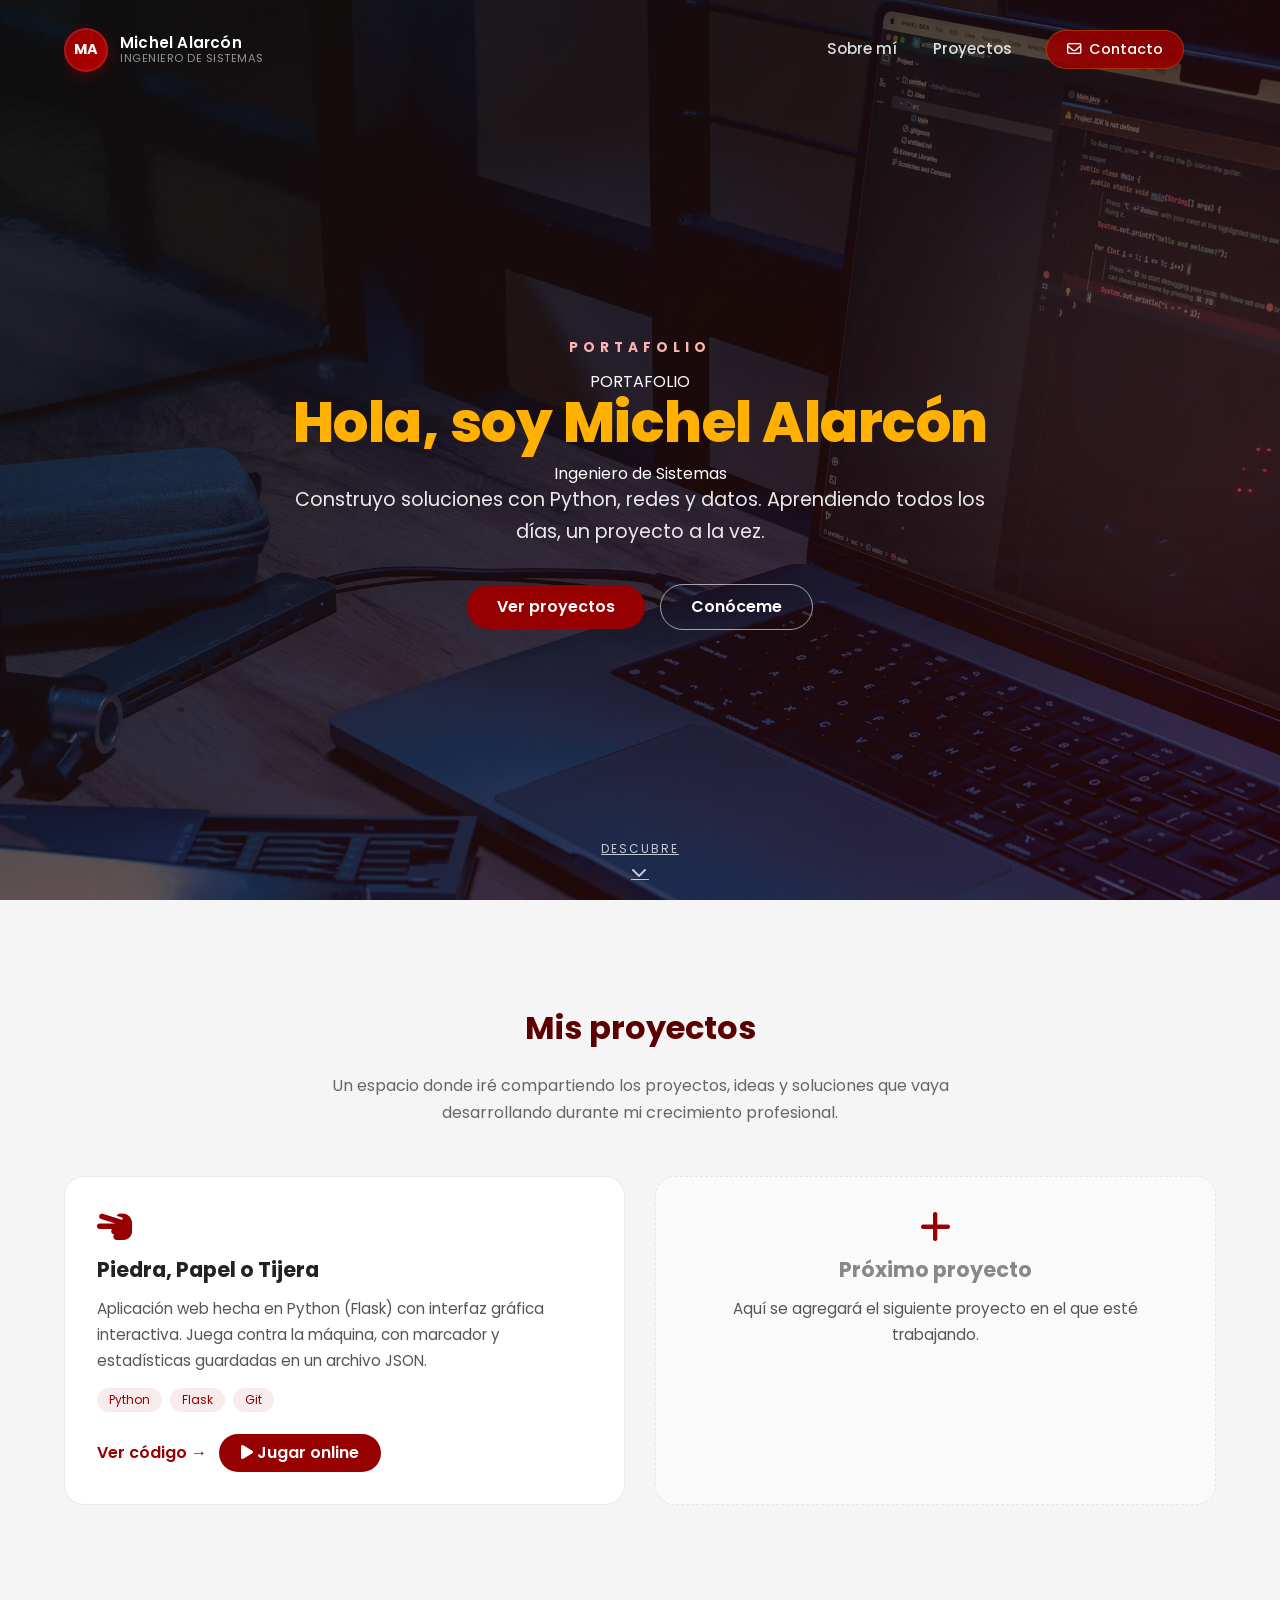
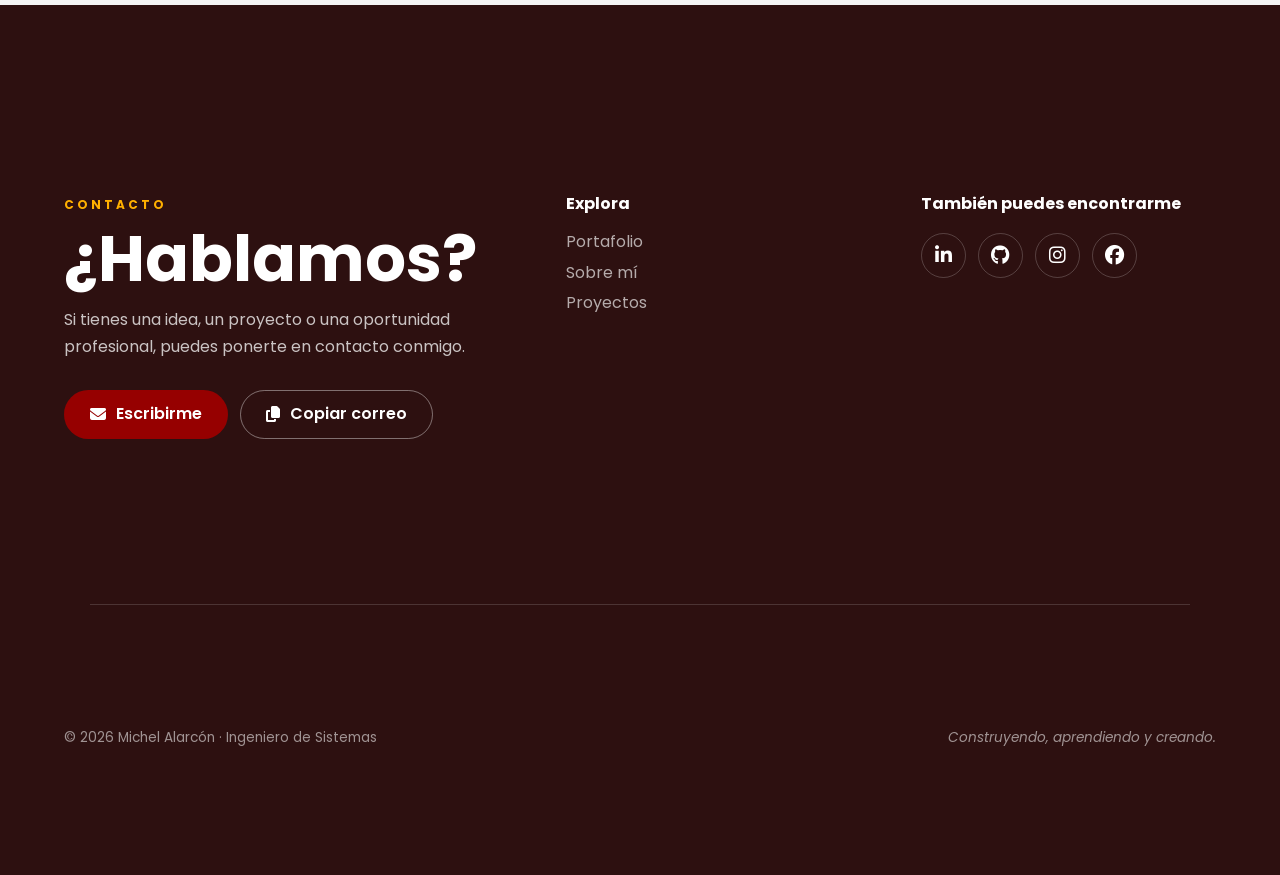
<file: index.html>
<!DOCTYPE html>
<html lang="es">

<head>
    <meta charset="UTF-8">
    <meta http-equiv="X-UA-Compatible" content="IE=edge">
    <meta name="viewport" content="width=device-width, initial-scale=1.0">

    <title>Portafolio | Michel Alarcón</title>

    <link rel="shortcut icon" href="./images/milan.png" type="image/x-icon">

    <link rel="stylesheet" href="./css/normalize.css">
    <link rel="stylesheet" href="./css/estilos.css">

    <link rel="stylesheet"
        href="https://cdnjs.cloudflare.com/ajax/libs/font-awesome/6.4.0/css/all.min.css"
        integrity="sha512-iecdLmaskl7CVkqkXNQ/ZH/XLlvWZOJyj7Yy7tcenmpD1ypASozpmT/E0iPtmFIB46ZmdtAc9eNBvH0H/ZpiBw=="
        crossorigin="anonymous"
        referrerpolicy="no-referrer" />

    <meta name="theme-color" content="#960000">

    <meta name="title" content="Portafolio de Michel Alarcón Pedreros">
    <meta name="description"
        content="Michel Alarcón — Ingeniero de Sistemas. Portafolio de proyectos en Python, redes, desarrollo de software e inteligencia artificial.">

    <!-- Open Graph -->
    <meta property="og:type" content="website">
    <meta property="og:title" content="Portafolio de Michel Alarcón Pedreros">
    <meta property="og:description"
        content="Portafolio profesional de Michel Alarcón: proyectos, tecnología, Python, redes e inteligencia artificial.">
    <meta property="og:image" content="./images/hero.webp">

    <style>

        /* =========================
           HERO PRINCIPAL
        ========================= */

        .hero {
    position: relative;
    min-height: 100vh;
    overflow: hidden;
    color: #fff;
    isolation: isolate;

    background:
        linear-gradient(
            135deg,
            rgba(15, 15, 15, 0.78),
            rgba(60, 0, 0, 0.58)
        ),
        url("./images/hero.webp");

    background-size: cover;
    background-position: center;
    background-attachment: fixed;
}


        .hero::after {
            content: "";
            position: absolute;
            width: 500px;
            height: 500px;
            border-radius: 50%;
            background: rgba(255, 255, 255, 0.05);
            filter: blur(80px);
            top: 15%;
            right: -150px;
            z-index: -1;
        }


        /* =========================
           NAVEGACIÓN
        ========================= */

        .nav {
            position: relative;
            z-index: 10;
            display: flex;
            align-items: center;
            justify-content: space-between;
            min-height: 90px;
        }

        .nav__logo {
            display: flex;
            align-items: center;
        }

        .nav__title {
            margin: 0;
            font-size: 1.15rem;
            font-weight: 600;
            color: #fff;
            letter-spacing: 0.3px;
        }

        .nav__links {
            position: relative;
            transition: color 0.3s ease;
        }

        .nav__links:hover {
            color: #ffb3b3;
        }


        /* =========================
           HERO CONTENIDO
        ========================= */

        .hero__container {
            min-height: calc(100vh - 90px);
            display: flex;
            flex-direction: column;
            align-items: center;
            justify-content: center;
            text-align: center;

            padding: 80px 20px 120px;
        }


        .hero__container::before {
            content: "PORTAFOLIO";
            display: block;
            margin-bottom: 18px;

            font-size: 0.85rem;
            font-weight: 700;
            letter-spacing: 5px;

            color: #ffb3b3;
        }


                .hero__title {
            max-width: 800px;
            margin: 0 auto 12px;

            font-size: clamp(2rem, 4.5vw, 3.5rem);
            line-height: 1.1;
            font-weight: 800;

            color: #fff;

            letter-spacing: -0.5px;
        }


        .hero__title span {
            color: #ffb000;
        }


        .hero__paragrafo {
            max-width: 720px;
            margin: 0 auto 35px;

            font-size: clamp(1rem, 2vw, 1.2rem);
            line-height: 1.7;

            color: rgba(255, 255, 255, 0.9);

            animation: aparecer 1.2s ease forwards;
        }


        /* =========================
           BOTONES
        ========================= */

        .hero__buttons {
            display: flex;
            justify-content: center;
            align-items: center;
            gap: 15px;
            flex-wrap: wrap;

            animation: aparecer 1.4s ease forwards;
        }


        .hero__buttons .cta {
            margin: 0;
        }


        .cta--secondary {
            background: transparent !important;
            border: 1px solid rgba(255, 255, 255, 0.6);
            color: #fff !important;
        }


        .cta--secondary:hover {
            background: #fff !important;
            color: #960000 !important;
        }


        /* =========================
           INDICADOR DE SCROLL
        ========================= */

        .scroll-indicator {
            position: absolute;
            bottom: 30px;
            left: 50%;
            transform: translateX(-50%);

            display: flex;
            flex-direction: column;
            align-items: center;

            color: rgba(255, 255, 255, 0.75);
            font-size: 0.75rem;
            letter-spacing: 2px;

            animation: flotando 2s ease-in-out infinite;
        }


        .scroll-indicator i {
            margin-top: 8px;
            font-size: 1rem;
        }


        /* =========================
           PROYECTOS
        ========================= */

        .projects {
            padding: 100px 0;
        }

        .projects__intro {
            max-width: 700px;
            margin: 0 auto 50px;
            text-align: center;
        }

        .projects__intro p {
            line-height: 1.7;
            color: #666;
        }

        .projects__grid {
            display: grid;
            grid-template-columns:
                repeat(auto-fit, minmax(280px, 1fr));

            gap: 30px;
        }


        .project-card {
            border: 1px solid rgba(0, 0, 0, 0.08);
            border-radius: 20px;

            padding: 32px;

            display: flex;
            flex-direction: column;
            gap: 14px;

            background: #fff;

            transition:
                transform 0.3s ease,
                box-shadow 0.3s ease,
                border-color 0.3s ease;
        }


        .project-card:hover {
            transform: translateY(-8px);

            box-shadow:
                0 20px 45px rgba(0, 0, 0, 0.10);

            border-color: rgba(150, 0, 0, 0.2);
        }


        .project-card__icon {
            font-size: 2.2rem;
            color: #960000;
        }


        .project-card__title {
            font-size: 1.3rem;
            margin: 0;
        }


        .project-card__desc {
            flex-grow: 1;
            font-size: 0.95rem;
            line-height: 1.7;
            color: #555;
        }


        .project-card__tags {
            display: flex;
            flex-wrap: wrap;
            gap: 8px;
        }


        .project-card__tag {
            font-size: 0.75rem;

            background: rgba(150, 0, 0, 0.08);
            color: #960000;

            padding: 5px 12px;
            border-radius: 999px;
        }


        /* =========================
           ACCIONES DE LA TARJETA
        ========================= */

        .project-card__actions {
            display: flex;
            flex-wrap: wrap;
            gap: 12px;
            align-items: center;
            margin-top: 8px;
        }


        .project-card__link {
            font-weight: 600;
            color: #960000;

            text-decoration: none;

            transition: transform 0.2s ease;

            background: transparent;
            border: none;
            cursor: pointer;
            font-family: inherit;
            font-size: 1rem;
            padding: 0;
        }


        .project-card__link:hover {
            transform: translateX(5px);
        }


        .project-card__link--demo {
            background: #960000;
            color: #fff;
            padding: 10px 22px;
            border-radius: 999px;
            transition: background 0.3s ease, transform 0.3s ease;
        }


        .project-card__link--demo:hover {
            background: #b00000;
            transform: translateY(-2px);
        }


        .project-card--soon {
            justify-content: center;
            align-items: center;
            text-align: center;

            border-style: dashed;
            color: #888;

            background: #fafafa;
        }


        /* =========================
           MODAL DE CARGA DEL JUEGO
        ========================= */

        .loading-modal {
            position: fixed;
            inset: 0;
            background: rgba(15, 15, 15, 0.85);
            backdrop-filter: blur(6px);
            z-index: 9999;

            display: flex;
            align-items: center;
            justify-content: center;

            opacity: 0;
            pointer-events: none;
            transition: opacity 0.3s ease;
        }


        .loading-modal--show {
            opacity: 1;
            pointer-events: unset;
        }


        .loading-modal__content {
            text-align: center;
            color: #fff;
            max-width: 420px;
            padding: 40px 30px;
            background: rgba(30, 10, 10, 0.95);
            border-radius: 20px;
            border: 1px solid rgba(255, 176, 0, 0.2);
            box-shadow: 0 30px 80px rgba(0, 0, 0, 0.5);
            animation: modalAppear 0.4s ease;
        }


        .loading-modal__spinner {
            width: 60px;
            height: 60px;
            margin: 0 auto 25px;
            border: 4px solid rgba(255, 176, 0, 0.2);
            border-top-color: #ffb000;
            border-radius: 50%;
            animation: spin 1s linear infinite;
        }


        .loading-modal__title {
            font-size: 1.3rem;
            margin: 0 0 15px;
            color: #fff;
            font-weight: 600;
        }


        .loading-modal__text {
            font-size: 0.95rem;
            line-height: 1.6;
            margin: 0 0 15px;
            color: rgba(255, 255, 255, 0.85);
        }


        .loading-modal__subtext {
            font-size: 0.85rem;
            margin: 0;
            color: #ffb000;
            font-style: italic;
        }


        /* =========================
           ANIMACIONES
        ========================= */

        @keyframes aparecer {

            from {
                opacity: 0;
                transform: translateY(25px);
            }

            to {
                opacity: 1;
                transform: translateY(0);
            }

        }


        @keyframes flotando {

            0%,
            100% {
                transform: translateX(-50%) translateY(0);
            }

            50% {
                transform: translateX(-50%) translateY(8px);
            }

        }


        @keyframes spin {
            to { transform: rotate(360deg); }
        }


        @keyframes modalAppear {
            from {
                opacity: 0;
                transform: translateY(20px) scale(0.95);
            }
            to {
                opacity: 1;
                transform: translateY(0) scale(1);
            }
        }


        /* =========================
           RESPONSIVE
        ========================= */

        @media (max-width: 768px) {

            .nav__title {
                font-size: 0.95rem;
            }

            .hero {
                background-attachment: scroll;
            }

            .hero__container {
                padding-top: 50px;
                padding-bottom: 100px;
            }

            .hero__title {
                font-size: clamp(2.4rem, 12vw, 4rem);
            }

            .hero__paragrafo {
                font-size: 1rem;
            }

            .hero__buttons {
                width: 100%;
            }

            .hero__buttons .cta {
                width: 100%;
                max-width: 260px;
            }

            .projects {
                padding: 70px 0;
            }

            .loading-modal__content {
                margin: 20px;
                padding: 30px 20px;
            }

            .loading-modal__title {
                font-size: 1.1rem;
            }

            .loading-modal__text {
                font-size: 0.9rem;
            }

        }

    </style>
</head>


<body>


    <!-- =========================
         HERO
    ========================= -->

    <header class="hero">

       <nav class="nav container">

    <a href="index.html" class="nav__brand">

        <span class="nav__avatar">
            MA
        </span>

        <span class="nav__brand-text">
            <span class="nav__brand-name">Michel Alarcón</span>
            <span class="nav__brand-role">Ingeniero de Sistemas</span>
        </span>

    </a>


    <ul id="menu-principal" class="nav__link nav__link--menu">

        <li class="nav__items">

            <a href="blog.html" class="nav__links">
                Sobre mí
            </a>

        </li>


        <li class="nav__items">

            <a href="#proyectos" class="nav__links">
                Proyectos
            </a>

        </li>


        <li class="nav__items nav__items--cta">

            <a href="#contacto" class="nav__links nav__links--cta">
                <i class="fa-regular fa-envelope"></i>
                Contacto
            </a>

        </li>


        <li class="nav__items nav__items--close">

            <img
                src="images/close.svg"
                class="nav__close"
                alt="Cerrar menú">

        </li>

    </ul>


    <button
        class="nav__menu"
        aria-label="Abrir menú"
        aria-expanded="false"
        aria-controls="menu-principal">

        <img
            src="images/menu.svg"
            class="nav__img"
            alt="">

    </button>

</nav>



        <!-- CONTENIDO PRINCIPAL -->

        <section class="hero__container container">

    <span class="hero__tag">
        PORTAFOLIO
    </span>

    <h1 class="hero__title">
        <span class="hero__word">Hola,</span>
        <span class="hero__word">soy</span>
        <span class="hero__word hero__word--accent">Michel</span>
        <span class="hero__word hero__word--accent">Alarcón</span>
    </h1>

    <p class="hero__role">
        Ingeniero de Sistemas
    </p>

    <p class="hero__paragrafo">

        Construyo soluciones con Python, redes y datos.
        Aprendiendo todos los días, un proyecto a la vez.

    </p>

    <div class="hero__buttons">

        <a href="#proyectos" class="cta">
            Ver proyectos
        </a>

        <a href="blog.html" class="cta cta--secondary">
            Conóceme
        </a>

    </div>

    <a href="#proyectos" class="scroll-indicator" aria-label="Descubre más">

        <span>DESCUBRE</span>

        <span class="scroll-indicator__line"></span>

        <i class="fa-solid fa-chevron-down"></i>

    </a>

</section>

    </header>



    <!-- =========================
         PROYECTOS
    ========================= -->

    <main>

        <section
            class="projects container"
            id="proyectos">


            <div class="projects__intro">

                <h2 class="subtitle">
                    Mis proyectos
                </h2>

                <p>
                    Un espacio donde iré compartiendo
                    los proyectos, ideas y soluciones que
                    vaya desarrollando durante mi crecimiento
                    profesional.
                </p>

            </div>



            <div class="projects__grid">


                <!-- =========================
                     PROYECTO: PIEDRA PAPEL TIJERA
                ========================= -->

                <article class="project-card">

                    <i
                        class="fa-solid fa-hand-scissors project-card__icon">
                    </i>


                    <h3 class="project-card__title">
                        Piedra, Papel o Tijera
                    </h3>


                    <p class="project-card__desc">

                        Aplicación web hecha en Python (Flask) con
                        interfaz gráfica interactiva. Juega contra
                        la máquina, con marcador y estadísticas
                        guardadas en un archivo JSON.

                    </p>


                    <div class="project-card__tags">

                        <span class="project-card__tag">
                            Python
                        </span>

                        <span class="project-card__tag">
                            Flask
                        </span>

                        <span class="project-card__tag">
                            Git
                        </span>

                    </div>


                    <div class="project-card__actions">

                        <a
                            href="https://github.com/michelalarcon2022/piedra-papel-tijera-python"
                            target="_blank"
                            rel="noopener noreferrer"
                            class="project-card__link">

                            Ver código →

                        </a>


                        <button
                            class="project-card__link project-card__link--demo"
                            id="btnJugar"
                            data-url="https://piedra-papel-tijera-web-5xyo.onrender.com"
                            type="button">

                            <i class="fa-solid fa-play"></i>
                            Jugar online

                        </button>

                    </div>

                </article>



                <!-- =========================
                     PRÓXIMO PROYECTO
                ========================= -->

                <article
                    class="project-card project-card--soon">

                    <i
                        class="fa-solid fa-plus project-card__icon">
                    </i>


                    <h3 class="project-card__title">
                        Próximo proyecto
                    </h3>


                    <p class="project-card__desc">

                        Aquí se agregará el siguiente proyecto
                        en el que esté trabajando.

                    </p>

                </article>


            </div>

        </section>

    </main>



    <!-- =========================
         FOOTER
    ========================= -->

    <footer class="footer" id="contacto">

        <section class="footer__container container">

            <div class="contacto__principal">

                <span class="contacto__etiqueta">
                    CONTACTO
                </span>

                <h2 class="contacto__titulo">
                    ¿Hablamos?
                </h2>

                <p class="contacto__texto">
                    Si tienes una idea, un proyecto o una oportunidad
                    profesional, puedes ponerte en contacto conmigo.
                </p>


                <div class="contacto__acciones">

                    <a
                        href="mailto:alarcon12@hotmail.es?subject=Oportunidad%20profesional&body=Hola%20Michel%2C%0A%0AMe%20gustar%C3%ADa%20contactarte%20para..."
                        class="contacto__boton">

                        <i class="fa-solid fa-envelope"></i>
                        Escribirme

                    </a>


                    <button
                        class="contacto__boton contacto__boton--copy"
                        id="copyEmail"
                        data-email="alarcon12@hotmail.es"
                        type="button">

                        <i class="fa-solid fa-copy"></i>
                        Copiar correo

                    </button>

                </div>

            </div>


            <div class="contacto__links">

                <h3>
                    Explora
                </h3>

                <a href="index.html">
                    Portafolio
                </a>

                <a href="blog.html">
                    Sobre mí
                </a>

                <a href="#proyectos">
                    Proyectos
                </a>

            </div>


            <div class="contacto__social">

                <h3>
                    También puedes encontrarme
                </h3>

                                <div class="contacto__social-icons">

                    <a href="https://www.linkedin.com/in/michelandresalarconpedreros/"
                       target="_blank" rel="noopener noreferrer"
                       aria-label="LinkedIn">

                        <i class="fa-brands fa-linkedin-in"></i>

                    </a>


                    <a href="https://github.com/michelalarcon2022"
                       target="_blank" rel="noopener noreferrer"
                       aria-label="GitHub">

                        <i class="fa-brands fa-github"></i>

                    </a>


                    <a href="https://www.instagram.com/andresalarcon01/"
                       target="_blank" rel="noopener noreferrer"
                       aria-label="Instagram">

                        <i class="fa-brands fa-instagram"></i>

                    </a>


                    <a href="https://www.facebook.com/maikol.alarkon/"
                       target="_blank" rel="noopener noreferrer"
                       aria-label="Facebook">

                        <i class="fa-brands fa-facebook"></i>

                    </a>

                </div>

            </div>

        </section>


        <div class="footer__line"></div>


        <section class="footer__copy container">

            <p class="footer__copyright">
                © 2026 Michel Alarcón · Ingeniero de Sistemas
            </p>

            <p class="footer__phrase">
                Construyendo, aprendiendo y creando.
            </p>

        </section>

    </footer>



    <!-- =========================
         BOTÓN VOLVER ARRIBA
    ========================= -->

    <button
        class="btn-up hide"
        id="up"
        aria-label="Volver arriba">

        <i class="fas fa-arrow-up"></i>

    </button>



    <!-- =========================
         MODAL DE CARGA DEL JUEGO
    ========================= -->

    <div class="loading-modal" id="loadingModal" aria-hidden="true">

        <div class="loading-modal__content">

            <div class="loading-modal__spinner"></div>

            <h3 class="loading-modal__title">
                Abriendo Piedra, Papel o Tijera
            </h3>

            <p class="loading-modal__text">
                El juego se está preparando.
                La primera carga puede tardar unos segundos. ⏳
            </p>

            <p class="loading-modal__subtext">
                ¡Gracias por la paciencia!
            </p>

        </div>

    </div>



    <!-- =========================
         SCRIPTS
    ========================= -->

    <script src="./js/menu.js"></script>

</body>

</html>
</file>
<file: css/estilos.css>
@import url('https://fonts.googleapis.com/css2?family=Poppins:wght@300;400;600;700&display=swap');


/* =========================================
   VARIABLES
========================================= */

:root {
    --padding-container: 100px 0;
    --color-title: #5c0000;
    --color-primary: #960000;
    --color-accent: #ffb000;
}


/* =========================================
   BASE
========================================= */

html {
    background-color: #f5f5f5;
    overflow-x: hidden;
}

body {
    font-family: 'Poppins', sans-serif;
    color: #222;
    background-color: transparent;
    position: relative;
    z-index: 1;
    overflow-x: hidden;
}

.container {
    width: 90%;
    max-width: 1200px;
    margin: 0 auto;
    overflow: hidden;
    padding: var(--padding-container);
}


/* =========================================
   PARTÍCULAS
========================================= */

#particles-js {
    position: fixed;
    top: 0;
    left: 0;
    width: 100%;
    height: 100%;
    z-index: 0;
    pointer-events: none;
}


/* =========================================
   NAVEGACIÓN
========================================= */

.nav {
    --padding-container: 0;
    height: 100px;
    display: flex;
    align-items: center;
    justify-content: space-between;
    transition: background 0.4s ease,
                box-shadow 0.4s ease,
                backdrop-filter 0.4s ease,
                border-color 0.4s ease;
    border-bottom: 1px solid transparent;
}

.nav--scrolled {
    background: rgba(30, 10, 10, 0.55);
    backdrop-filter: blur(14px);
    -webkit-backdrop-filter: blur(14px);
    border-bottom-color: rgba(255, 255, 255, 0.06);
    box-shadow: 0 4px 30px rgba(0, 0, 0, 0.2);
}


.nav__brand {
    display: flex;
    align-items: center;
    gap: 12px;
    text-decoration: none;
    color: inherit;
    transition: transform 0.3s ease;
}

.nav__brand:hover {
    transform: translateY(-1px);
}


.nav__avatar {
    display: flex;
    align-items: center;
    justify-content: center;

    width: 44px;
    height: 44px;

    border-radius: 50%;

    background: linear-gradient(135deg, #960000, #b00000);
    color: #fff;

    font-size: 0.9rem;
    font-weight: 700;
    letter-spacing: 0.5px;

    box-shadow:
        0 4px 15px rgba(150, 0, 0, 0.4),
        inset 0 0 0 2px rgba(255, 255, 255, 0.1);

    transition: transform 0.3s ease, box-shadow 0.3s ease;
}

.nav__brand:hover .nav__avatar {
    transform: scale(1.05);
    box-shadow:
        0 6px 20px rgba(150, 0, 0, 0.5),
        inset 0 0 0 2px rgba(255, 255, 255, 0.15);
}


.nav__brand-text {
    display: flex;
    flex-direction: column;
    line-height: 1.2;
}

.nav__brand-name {
    font-size: 0.95rem;
    font-weight: 600;
    color: #fff;
    letter-spacing: 0.2px;
}

.nav__brand-role {
    font-size: 0.7rem;
    font-weight: 400;
    color: rgba(255, 255, 255, 0.55);
    letter-spacing: 0.5px;
    text-transform: uppercase;
}


.nav__link {
    margin-left: auto;
    padding: 0;
    display: grid;
    grid-auto-flow: column;
    grid-auto-columns: max-content;
    align-items: center;
    gap: 2em;
}

.nav__items {
    list-style: none;
}


.nav__links {
    position: relative;

    color: rgba(255, 255, 255, 0.85);
    text-decoration: none;
    font-size: 0.95rem;
    font-weight: 500;

    padding: 6px 2px;

    transition: color 0.3s ease;
}


.nav__links::after {
    content: "";
    position: absolute;
    left: 0;
    bottom: -4px;

    width: 0;
    height: 2px;

    background: #ffb000;

    border-radius: 2px;

    transition: width 0.3s ease;
}


.nav__links:hover {
    color: #fff;
}

.nav__links:hover::after {
    width: 100%;
}


.nav__links--cta {
    display: inline-flex;
    align-items: center;
    gap: 8px;

    padding: 10px 20px;

    background: rgba(150, 0, 0, 0.9);
    border: 1px solid rgba(255, 176, 0, 0.25);
    border-radius: 999px;

    color: #fff;
    font-size: 0.9rem;

    transition:
        background 0.3s ease,
        transform 0.3s ease,
        box-shadow 0.3s ease;
}

.nav__links--cta::after {
    display: none;
}

.nav__links--cta:hover {
    background: #b00000;
    transform: translateY(-2px);
    box-shadow: 0 8px 20px rgba(150, 0, 0, 0.4);
    color: #fff;
}


.nav__menu {
    margin-left: auto;
    cursor: pointer;
    display: none;
    background: transparent;
    border: none;
    padding: 0;
}

.nav__menu .nav__img {
    display: block;
    width: 30px;
}

.nav__close {
    display: none;
    width: 30px;
    cursor: pointer;
}


/* =========================================
   BOTONES GLOBALES (.cta)
========================================= */

.cta {
    display: inline-block;
    background-color: var(--color-primary);
    color: #fff;
    text-decoration: none;
    padding: 13px 30px;
    border-radius: 32px;
    font-weight: 600;
    transition: transform 0.3s ease, background 0.3s ease;
}

.cta:hover {
    background: #b00000;
    transform: translateY(-3px);
}


/* =========================
   BOTONES DEL HERO
========================= */

.hero__buttons {
    display: flex;
    justify-content: center;
    align-items: center;
    gap: 15px;
    flex-wrap: wrap;
}


.hero__buttons .cta {
    margin: 0;
}


.cta--secondary {
    background: transparent !important;
    border: 1px solid rgba(255, 255, 255, 0.6);
    color: #fff !important;
}


.cta--secondary:hover {
    background: rgba(255, 255, 255, 0.1) !important;
    color: #fff !important;
    transform: translateY(-3px);
}


/* =========================================
   SUBTÍTULOS / ABOUT
========================================= */

.subtitle {
    color: var(--color-title);
    font-size: 2rem;
    margin-bottom: 25px;
}

.about {
    text-align: center;
}

.about__paragraph {
    line-height: 1.7;
}

.about__main {
    padding-top: 80px;
    display: grid;
    width: 90%;
    margin: 0 auto;
    gap: 1em;
    overflow: hidden;
    grid-template-columns: repeat(auto-fit, minmax(260px, auto));
}

.about__icons {
    display: grid;
    gap: 1em;
    justify-items: center;
    width: 260px;
    overflow: hidden;
    margin: 0 auto;
}

.about__icon {
    width: 40px;
}


/* =========================================
   KNOWLEDGE
========================================= */

.knowledge {
    background-color: #e5e5f7;
    background-image:
        radial-gradient(#ffffff 0.5px, transparent 0.5px),
        radial-gradient(#a89a9a 0.5px, #e5e5f7 0.5px);
    background-size: 20px 20px;
    background-position: 0 0, 10px 10px;
    overflow: hidden;
}

.knowledge__container {
    display: grid;
    grid-template-columns: 1fr 1fr;
    gap: 1em;
    align-items: center;
}

.knowledge__picture {
    max-width: 500px;
}

.knowledge__paragraph {
    line-height: 1.7;
    margin-bottom: 15px;
}

.knowledge__img {
    width: 100%;
    display: block;
}


/* =========================================
   PASATIEMPOS — CARRUSEL ARRASTRABLE
========================================= */

.price {
    text-align: center;
    overflow: visible;
}

.price__intro {
    color: #888;
    font-size: 0.95rem;
    margin: 0 0 30px;
    font-style: italic;
}

.hobbies {
    position: relative;
    display: flex;
    align-items: center;
    gap: 12px;
    margin-top: 20px;
    padding: 0 10px;
}

/* Fade lateral tipo Netflix */
.hobbies::before,
.hobbies::after {
    content: "";
    position: absolute;
    top: 0;
    bottom: 40px;
    width: 60px;
    pointer-events: none;
    z-index: 3;
    border-radius: 20px;
}

.hobbies::before {
    left: 0;
    background: linear-gradient(to right, #f5f5f5 20%, transparent);
}

.hobbies::after {
    right: 0;
    background: linear-gradient(to left, #f5f5f5 20%, transparent);
}

.hobbies__track {
    display: flex;
    gap: 20px;
    overflow-x: auto;
    scroll-behavior: smooth;
    padding: 20px 10px 30px;
    flex: 1;
    min-width: 0;
    scrollbar-width: none;
    -ms-overflow-style: none;
    cursor: grab;
    scroll-snap-type: x proximity;
}

.hobbies__track::-webkit-scrollbar {
    display: none;
}

.hobbies__track.arrastrando {
    cursor: grabbing;
    scroll-behavior: auto;
    scroll-snap-type: none;
}

.hobby-card {
    flex: 0 0 320px;
    scroll-snap-align: center;
    background: #fff;
    border: 1px solid rgba(0, 0, 0, 0.08);
    border-radius: 20px;
    padding: 32px 24px;
    text-align: left;
    display: flex;
    flex-direction: column;
    box-shadow: 0 10px 30px rgba(0, 0, 0, 0.05);
    transition: background-color 0.3s ease, border-color 0.3s ease, box-shadow 0.3s ease;
    user-select: none;
    -webkit-user-drag: none;
}

.hobby-card:hover {
    background-color: #fdf0f0;
    border-color: rgba(150, 0, 0, 0.3);
    box-shadow: 0 10px 30px rgba(150, 0, 0, 0.12);
}

.hobby-card__icon {
    width: 50px;
    height: 50px;
    display: flex;
    align-items: center;
    justify-content: center;
    background: rgba(150, 0, 0, 0.08);
    color: #960000;
    border-radius: 14px;
    font-size: 1.3rem;
    margin-bottom: 20px;
}

.hobby-card__title {
    font-size: 1.05rem;
    font-weight: 700;
    color: #222;
    margin: 0 0 8px;
    line-height: 1.3;
}

.hobby-card__subtitle {
    font-size: 0.85rem;
    color: #960000;
    font-weight: 600;
    margin: 0 0 18px;
}

.hobby-card__list {
    list-style: none;
    padding: 0;
    margin: 0;
    flex-grow: 1;
}

.hobby-card__list li {
    font-size: 0.9rem;
    color: #555;
    padding: 10px 0;
    border-bottom: 1px solid rgba(0, 0, 0, 0.06);
    line-height: 1.4;
}

.hobby-card__list li:last-child {
    border-bottom: none;
}

/* Clon del carrusel infinito */
.hobby-card.clon {
    scroll-snap-align: none;
    pointer-events: none;
}

.hobbies__arrow {
    flex: 0 0 45px;
    width: 45px;
    height: 45px;
    border-radius: 50%;
    border: none;
    background: #960000;
    color: #fff;
    cursor: pointer;
    display: flex;
    align-items: center;
    justify-content: center;
    transition: background 0.3s ease, transform 0.3s ease;
    z-index: 4;
}

.hobbies__arrow:hover {
    background: #b00000;
    transform: scale(1.08);
}

.hobbies__arrow:disabled {
    opacity: 0.3;
    cursor: not-allowed;
    transform: none;
}

.hobbies__arrow i {
    font-size: 1rem;
}

/* Indicadores (puntitos) */
.hobbies__dots {
    position: absolute;
    bottom: -5px;
    left: 50%;
    transform: translateX(-50%);
    display: flex;
    gap: 8px;
    z-index: 5;
}

.hobbies__dot {
    width: 8px;
    height: 8px;
    border-radius: 50%;
    background: rgba(150, 0, 0, 0.2);
    border: none;
    cursor: pointer;
    padding: 0;
    transition: all 0.3s ease;
}

.hobbies__dot:hover {
    background: rgba(150, 0, 0, 0.5);
}

.hobbies__dot.activo {
    background: #960000;
    width: 24px;
    border-radius: 4px;
}


/* =========================================
   FOOTER / CONTACTO
========================================= */

.footer {
    background: #2d1010;
    color: #fff;
    padding: 90px 0 30px;
}

.footer__container {
    display: grid;
    grid-template-columns: 1.5fr 1fr 1fr;
    gap: 60px;
    align-items: start;
}

.contacto__etiqueta {
    display: inline-block;
    font-size: 0.75rem;
    font-weight: 700;
    letter-spacing: 3px;
    color: var(--color-accent);
    margin-bottom: 15px;
}

.contacto__titulo {
    margin: 0 0 15px;
    font-size: clamp(2.5rem, 5vw, 4rem);
    line-height: 1;
    color: #fff;
}

.contacto__texto {
    max-width: 480px;
    margin: 0 0 30px;
    line-height: 1.7;
    color: rgba(255, 255, 255, 0.75);
}


.contacto__acciones {
    display: flex;
    flex-wrap: wrap;
    gap: 12px;
    align-items: center;
}

.contacto__boton {
    display: inline-flex;
    align-items: center;
    gap: 10px;
    padding: 14px 25px;
    border-radius: 50px;
    background: var(--color-primary);
    color: #fff;
    text-decoration: none;
    font-weight: 600;
    border: 1px solid transparent;
    cursor: pointer;
    font-family: inherit;
    font-size: 1rem;
    transition: transform 0.3s ease,
                background 0.3s ease,
                box-shadow 0.3s ease,
                border-color 0.3s ease;
}

.contacto__boton:hover {
    transform: translateY(-4px);
    background: #b00000;
    box-shadow: 0 10px 25px rgba(0, 0, 0, 0.25);
}

.contacto__boton--copy {
    background: transparent;
    border-color: rgba(255, 255, 255, 0.4);
}

.contacto__boton--copy:hover {
    background: rgba(255, 255, 255, 0.1);
    border-color: rgba(255, 255, 255, 0.7);
    box-shadow: none;
}

.contacto__boton--copy.copiado {
    background: #1b7a3d;
    border-color: #1b7a3d;
    color: #fff;
}

.contacto__boton--copy.copiado:hover {
    background: #1b7a3d;
}


/* =========================================
   LINKS Y REDES DEL FOOTER
========================================= */

.contacto__links h3,
.contacto__social h3 {
    margin-top: 0;
    margin-bottom: 20px;
    font-size: 1rem;
    color: #fff;
}

.contacto__links {
    display: flex;
    flex-direction: column;
}

.contacto__links a {
    width: fit-content;
    margin-bottom: 12px;
    color: rgba(255, 255, 255, 0.65);
    text-decoration: none;
    transition: color 0.3s ease, transform 0.3s ease;
}

.contacto__links a:hover {
    color: var(--color-accent);
    transform: translateX(6px);
}

.contacto__social-icons {
    display: flex;
    gap: 12px;
}

.contacto__social-icons a {
    width: 45px;
    height: 45px;
    display: flex;
    align-items: center;
    justify-content: center;
    border: 1px solid rgba(255, 255, 255, 0.2);
    border-radius: 50%;
    color: #fff;
    text-decoration: none;
    transition: transform 0.3s ease,
                background 0.3s ease,
                border-color 0.3s ease;
}

.contacto__social-icons a:hover {
    transform: translateY(-6px);
    background: var(--color-primary);
    border-color: var(--color-primary);
}


/* Color especial de LinkedIn al hover */

.contacto__social-icons a[aria-label="LinkedIn"]:hover {
    background: #0a66c2;
    border-color: #0a66c2;
}


.contacto__social-icons i {
    font-size: 1.2rem;
}

.footer__line {
    width: min(1100px, 90%);
    height: 1px;
    margin: 65px auto 25px;
    background: rgba(255, 255, 255, 0.15);
}

.footer__copy {
    display: flex;
    justify-content: space-between;
    align-items: center;
    gap: 20px;
}

.footer__copyright,
.footer__phrase {
    margin: 0;
    font-size: 0.85rem;
    color: rgba(255, 255, 255, 0.55);
}

.footer__phrase {
    font-style: italic;
}


/* =========================================
   BOTÓN VOLVER ARRIBA
========================================= */

.btn-up {
    width: 50px;
    height: 50px;
    border-radius: 50%;
    border: none;
    background-color: var(--color-primary);
    position: fixed;
    right: 20px;
    bottom: 30px;
    cursor: pointer;
    z-index: 50;
    display: flex;
    align-items: center;
    justify-content: center;
    transition: opacity 0.3s ease,
                transform 0.3s ease,
                background 0.3s ease;
}

.btn-up.hide {
    opacity: 0;
    pointer-events: none;
    transform: translateY(20px);
}

.btn-up:hover {
    background: #b00000;
    transform: translateY(-4px);
}

.btn-up .fa-arrow-up {
    color: #fff;
    font-size: 18px;
}


/* =========================================
   ANIMACIONES REVEAL
========================================= */

.reveal {
    opacity: 0;
    transform: translateY(60px);
    transition: opacity 0.8s ease, transform 0.8s ease;
}

.reveal.show {
    opacity: 1;
    transform: translateY(0);
}

.reveal-left {
    opacity: 0;
    transform: translateX(-70px);
    transition: opacity 0.8s ease, transform 0.8s ease;
}

.reveal-left.show {
    opacity: 1;
    transform: translateX(0);
}

.reveal-right {
    opacity: 0;
    transform: translateX(70px);
    transition: opacity 0.8s ease, transform 0.8s ease;
}

.reveal-right.show {
    opacity: 1;
    transform: translateX(0);
}


/* =========================================
   MODAL DE CARGA DEL JUEGO
========================================= */

.loading-modal {
    position: fixed;
    inset: 0;
    background: rgba(15, 15, 15, 0.85);
    backdrop-filter: blur(6px);
    z-index: 9999;

    display: flex;
    align-items: center;
    justify-content: center;

    opacity: 0;
    pointer-events: none;
    transition: opacity 0.3s ease;
}

.loading-modal--show {
    opacity: 1;
    pointer-events: unset;
}

.loading-modal__content {
    text-align: center;
    color: #fff;
    max-width: 420px;
    padding: 40px 30px;
    background: rgba(30, 10, 10, 0.95);
    border-radius: 20px;
    border: 1px solid rgba(255, 176, 0, 0.2);
    box-shadow: 0 30px 80px rgba(0, 0, 0, 0.5);
    animation: modalAppear 0.4s ease;
}

.loading-modal__spinner {
    width: 60px;
    height: 60px;
    margin: 0 auto 25px;
    border: 4px solid rgba(255, 176, 0, 0.2);
    border-top-color: #ffb000;
    border-radius: 50%;
    animation: spin 1s linear infinite;
}

.loading-modal__title {
    font-size: 1.3rem;
    margin: 0 0 15px;
    color: #fff;
    font-weight: 600;
}

.loading-modal__text {
    font-size: 0.95rem;
    line-height: 1.6;
    margin: 0 0 15px;
    color: rgba(255, 255, 255, 0.85);
}

.loading-modal__subtext {
    font-size: 0.85rem;
    margin: 0;
    color: #ffb000;
    font-style: italic;
}


/* =========================================
   ANIMACIONES KEYFRAMES
========================================= */

@keyframes spin {
    to { transform: rotate(360deg); }
}

@keyframes modalAppear {
    from {
        opacity: 0;
        transform: translateY(20px) scale(0.95);
    }
    to {
        opacity: 1;
        transform: translateY(0) scale(1);
    }
}

@keyframes aparecer {
    from {
        opacity: 0;
        transform: translateY(25px);
    }
    to {
        opacity: 1;
        transform: translateY(0);
    }
}


/* =========================================
   RESPONSIVE
========================================= */

@media (max-width: 800px) {

    .nav__menu {
        display: block;
    }

    .nav__brand-text {
        display: none;
    }

    .nav__link--menu {
        position: fixed;
        background-color: #0f0a0a;
        top: 0;
        left: 0;
        height: 100%;
        width: 100%;
        display: flex;
        flex-direction: column;
        justify-content: center;
        align-items: center;
        gap: 2.5rem;
        z-index: 100;
        opacity: 0;
        pointer-events: none;
        transition: opacity 0.5s ease;
        margin: 0;
    }

    .nav__link--show {
        opacity: 1;
        pointer-events: unset;
    }

    .nav__close {
        display: block;
        position: absolute;
        top: 30px;
        right: 30px;
        width: 30px;
        cursor: pointer;
    }

    .nav__links {
        color: #fff;
        font-size: 1.5rem;
        font-weight: 600;
    }

    .nav__links::after {
        bottom: -6px;
        height: 2px;
    }

    .nav__links--cta {
        font-size: 1.1rem;
        padding: 14px 28px;
    }

    .nav__avatar {
        width: 40px;
        height: 40px;
        font-size: 0.85rem;
    }

    .knowledge__container {
        grid-template-columns: 1fr;
        grid-template-rows: max-content 1fr;
        gap: 3em;
        text-align: center;
    }

    .knowledge__picture {
        grid-row: 1 / 2;
        justify-self: center;
    }

    .footer {
        padding: 70px 20px 25px;
    }

    .footer__container {
        grid-template-columns: 1fr;
        gap: 45px;
    }

    .contacto__titulo {
        font-size: 3rem;
    }

    .footer__copy {
        flex-direction: column;
        text-align: center;
    }

}


@media (max-width: 700px) {
    .hobbies__arrow {
        display: none;
    }

    .hobby-card {
        flex: 0 0 240px;
        padding: 24px 20px;
    }

    .hobby-card__title {
        font-size: 0.95rem;
    }

    .hobbies::before,
    .hobbies::after {
        width: 30px;
    }
}


@media (max-width: 600px) {

    .subtitle {
        font-size: 1.8rem;
    }

    .nav--footer {
        padding-bottom: 60px;
    }

    .contacto__acciones {
        flex-direction: column;
        align-items: stretch;
    }

    .contacto__boton {
        justify-content: center;
    }

    .hero__buttons {
        width: 100%;
    }

    .hero__buttons .cta {
        width: 100%;
        max-width: 260px;
    }

    .timeline__btn {
        padding: 10px 18px;
        font-size: 0.9rem;
    }

    .timeline__card {
        padding: 30px 20px;
    }

    .timeline__icon {
        width: 45px;
        height: 45px;
    }

    .timeline__title {
        font-size: 1.25rem;
    }

    .timeline__text {
        font-size: 0.95rem;
    }

}


@media (max-width: 480px) {

    .loading-modal__content {
        margin: 20px;
        padding: 30px 20px;
    }

    .loading-modal__title {
        font-size: 1.1rem;
    }

    .loading-modal__text {
        font-size: 0.9rem;
    }

}


/* =========================================
   LÍNEA DE TIEMPO INTERACTIVA
========================================= */

.timeline {
    padding-top: 60px;
    width: 90%;
    max-width: 1000px;
    margin: 0 auto;
}

.timeline__nav {
    display: flex;
    justify-content: center;
    flex-wrap: wrap;
    gap: 12px;
    margin-bottom: 40px;
}

.timeline__btn {
    padding: 12px 24px;
    border: none;
    border-radius: 30px;
    background-color: #eee;
    color: #333;
    font-family: inherit;
    font-weight: 600;
    font-size: 1rem;
    cursor: pointer;
    transition: all 0.3s ease;
}

.timeline__btn:hover {
    transform: translateY(-3px);
    box-shadow: 0 5px 15px rgba(0, 0, 0, 0.1);
}

.timeline__card {
    background-color: #fff;
    padding: 50px 40px;
    border-radius: 20px;
    box-shadow: 0 15px 40px rgba(0, 0, 0, 0.08);
    transition: opacity 0.25s ease;
    text-align: center;
    border-top: 5px solid #ccc;
    border-left: 1px solid rgba(0, 0, 0, 0.06);
    border-right: 1px solid rgba(0, 0, 0, 0.06);
    border-bottom: 1px solid rgba(0, 0, 0, 0.06);
}

.timeline__icon {
    width: 55px;
    height: 55px;
    margin: 0 auto 20px;
    display: block;
}

.timeline__title {
    font-size: 1.5rem;
    margin: 0 0 20px;
    font-weight: 700;
    color: #960000;
}

.timeline__text {
    font-size: 1.05rem;
    line-height: 1.75;
    color: #555;
    max-width: 700px;
    margin: 0 auto;
}
</file>
